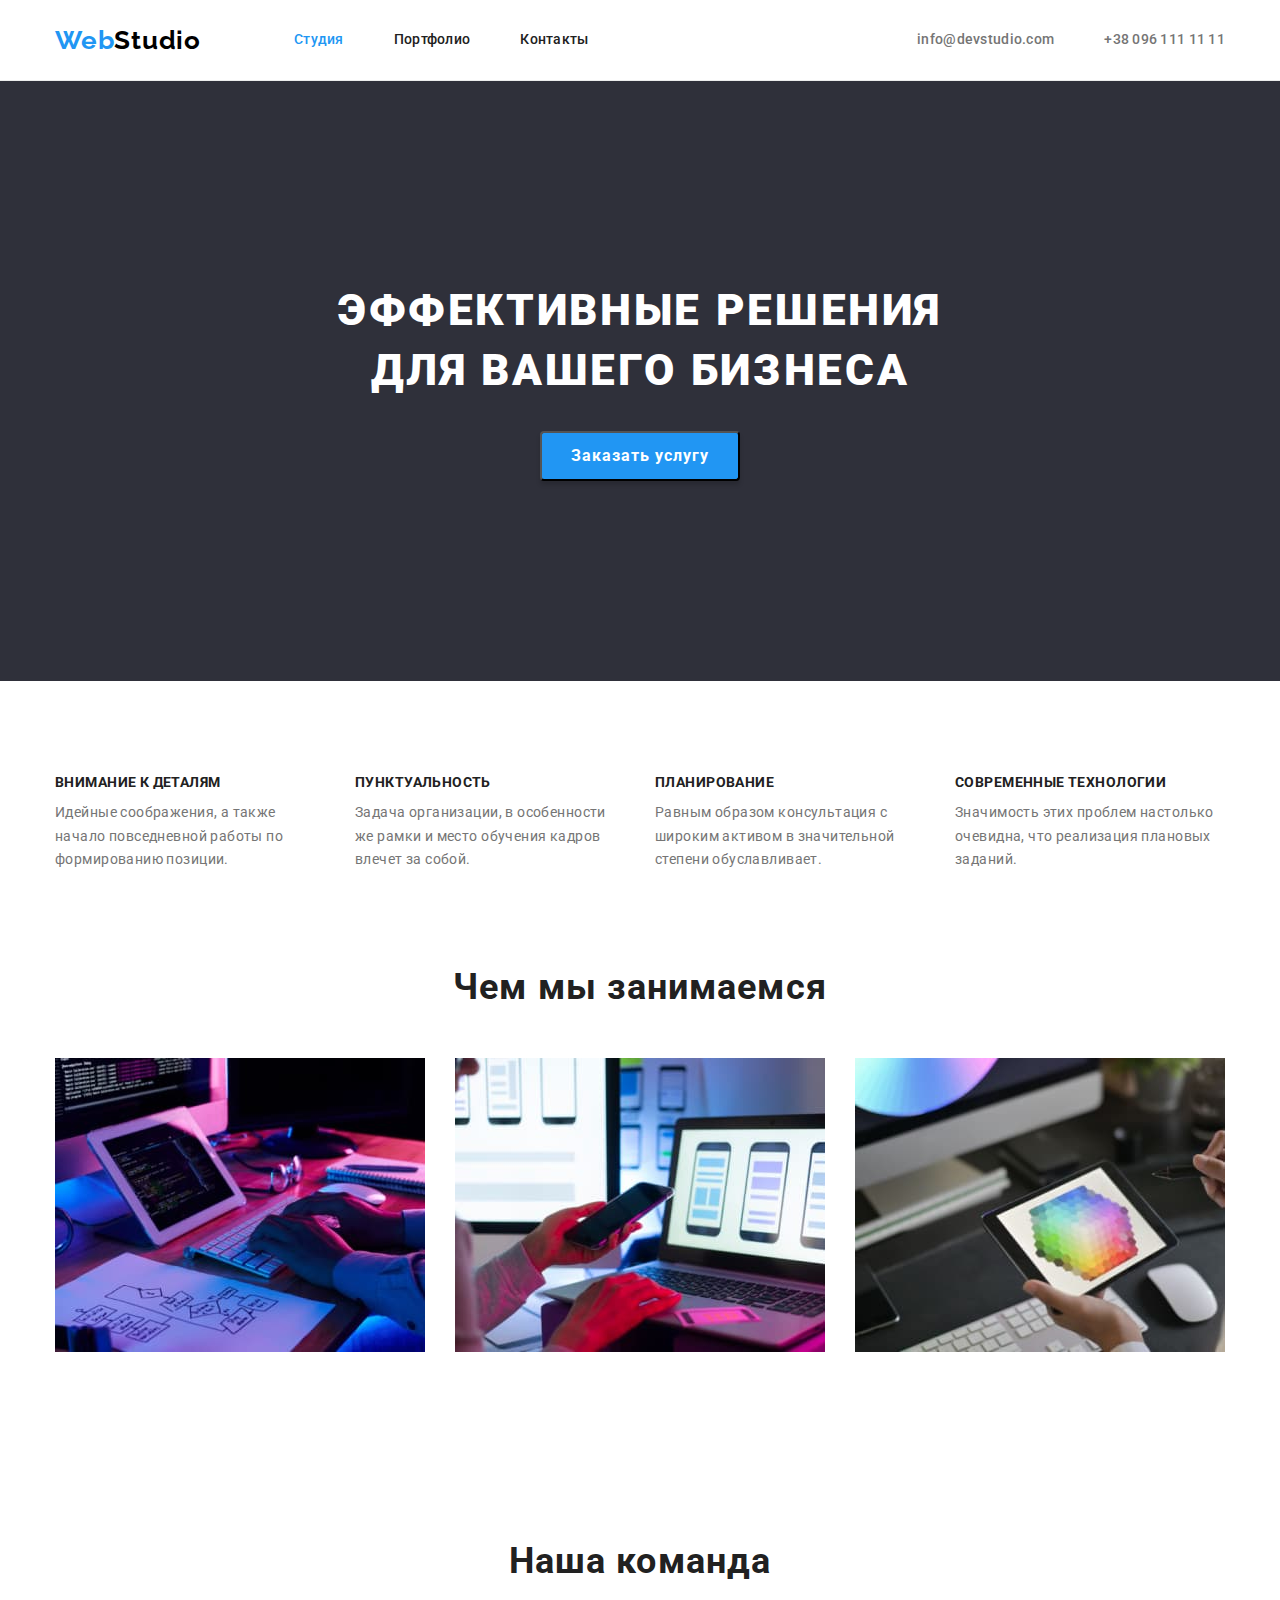
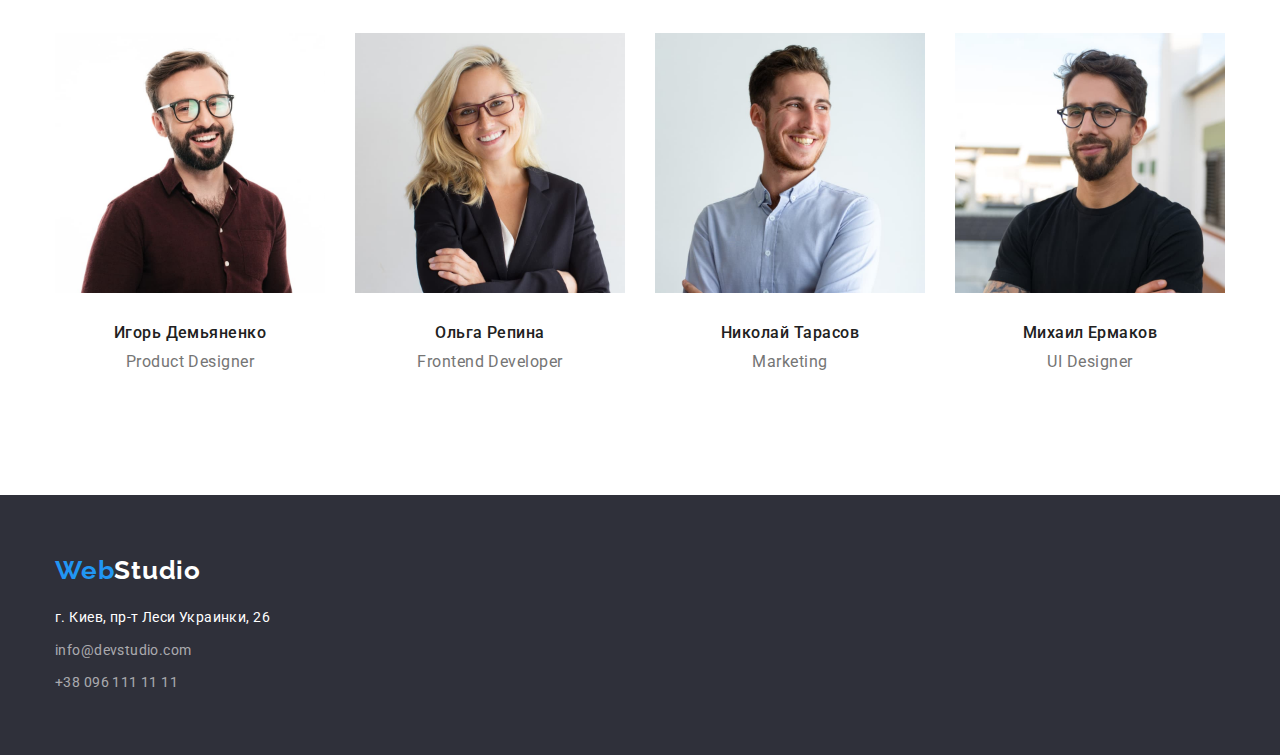
<file: index.html>
<!DOCTYPE html>
<html lang="ru">
<head>
    <meta charset="UTF-8">
    <meta http-equiv="X-UA-Compatible" content="IE=edge">
    <meta name="viewport" content="width=device-width, initial-scale=1.0">
    <link rel="preconnect" href="https://fonts.googleapis.com">
    <link rel="preconnect" href="https://fonts.gstatic.com" crossorigin>
    <link href="https://fonts.googleapis.com/css2?family=Raleway:wght@700&family=Roboto:wght@400;500;700;900&display=swap"
        rel="stylesheet">
    <title>Document</title>
    <link rel="stylesheet" href="./css/modern-normalize.css">
    <link rel="stylesheet" href="./css/styles.css">
</head>
<body>
    <header class="header">
       <div class="conteiner header-conteiner">
            <nav class="header-nav">
                    <a class="header-logo link" href=""><span class="header-accent accent">Web</span>Studio</a>

                    <ul class="header-list list">
                        <li class="header-item"> <a class="header-link link current" href="">Студия</a></li>
                        <li class="header-item"> <a class="header-link link" href="./portfolio.html">Портфолио</a></li>
                        <li class="header-item"> <a class="header-link link" href="">Контакты</a></li>
                    </ul>
                </nav>
                <ul class="header-address-list list">
                    <li class="header-address-item"> <a class="header-address link" href="mailto:info@devstudio.com">info@devstudio.com</a></li>
                    <li class="header-address-item"> <a class="header-address link" href="tel:+380961111111">+38 096 111 11 11</a></li>
                </ul>
        </div>
    </header>
    <main>
        <section class="hero">
            <div class="conteiner">
               <div class="hero-conteiner">
                    <h1 class="hero-title">Эффективные решения для вашего бизнеса</h1>
                    <button class="hero-btn" type="button">
                        Заказать услугу
                    </button>
               </div>
            </div>
        </section>

        <section class="benefits">
            <h2 class="visually-hidden">Наши преимущества</h2>
            <div class="conteiner">
                <ul class="benefits-list list">
                    <li class="benefits-item">
                        <h3 class="benefits-item-title">Внимание к деталям</h3>
                        <p class="benefits-text">Идейные соображения, а также начало повседневной работы по формированию позиции.</p>
                    </li>
                    <li class="benefits-item">
                        <h3 class="benefits-item-title">Пунктуальность</h3>
                        <p class="benefits-text">Задача организации, в особенности же рамки и место обучения кадров влечет за собой.</p>
                    </li>
                    <li class="benefits-item">
                        <h3 class="benefits-item-title">Планирование</h3>
                        <p class="benefits-text">Равным образом консультация с широким активом в значительной степени обуславливает.</p>
                    </li>
                    <li class="benefits-item">
                        <h3 class="benefits-item-title">Современные технологии</h3>
                        <p class="benefits-text">Значимость этих проблем настолько очевидна, что реализация плановых заданий.</p>
                    </li>
                </ul>
            </div>
        </section>

        <section class="work">
            <div class="conteiner">
                <h2 class="work-title title">Чем мы занимаемся</h2>
                <ul class="work-list list">
                    <li class="work-item">
                        <img src="./images/img1.jpg" alt="Печатает на клавиатуре" width="370">
                    </li>
                    <li class="work-item">
                        <img src="./images/box2.jpg" alt="Телефон и ноутбук" width="370">
                    </li>
                    <li class="work-item">
                        <img src="./images/box3.jpg" alt="Изображение на планшете" width="370">
                    </li>
                </ul>
            </div>
        </section>

        <section class="command">
            <div class="conteiner">
                <h2 class="command-title title">Наша команда</h2>
                <ul class="command-list list">
                    <li class="command-item">
                        <img class="command-img" src="./images/image1.jpg" alt="Первый член команды" width="270">
                        <div class="command-block">
                            <h3 class="command-name">Игорь Демьяненко</h3>
                            <p class="command-text">Product Designer</p>
                        </div>
                    </li>
                    <li class="command-item">
                        <img class="command-img" src="./images/image2.jpg" alt="Второй член команды" width="270">
                        <div class="command-block">
                            <h3 class="command-name">Ольга Репина</h3>
                            <p class="command-text">Frontend Developer</p>
                        </div>
                    </li>
                    <li class="command-item">
                        <img class="command-img" src="./images/image3.jpg" alt="Третий член команды" width="270">
                       <div class="command-block">
                            <h3 class="command-name">Николай Тарасов</h3>
                            <p class="command-text">Marketing</p>
                       </div>
                    </li>
                    <li class="command-item">
                        <img class="command-img" src="./images/image4.jpg" alt="Четвертый член команды" width="270">
                       <div class="command-block">
                            <h3 class="command-name">Михаил Ермаков</h3>
                            <p class="command-text">UI Designer</p>
                       </div>
                    </li>
                </ul>
            </div>
        </section>
    </main>
    <footer class="footer">
        <div class="conteiner">
            <a class="footer-logo link" href=""><span class="footer-accent accent">Web</span>Studio</a>
            <address class="footer-address">
                <p class="footer-text">г. Киев, пр-т Леси Украинки, 26</p>
                <ul class="footer-list list">
                    <li class="footer-item"> <a class="footer-address link" href="mailto:info@devstudio.com">info@devstudio.com</a>
                    </li>
                    <li class="footer-item"> <a class="footer-address link" href="tel:+380961111111">+38 096 111 11 11</a></li>
                </ul>
            </address>
        </div>
    </footer>
</body>
</html>
</file>
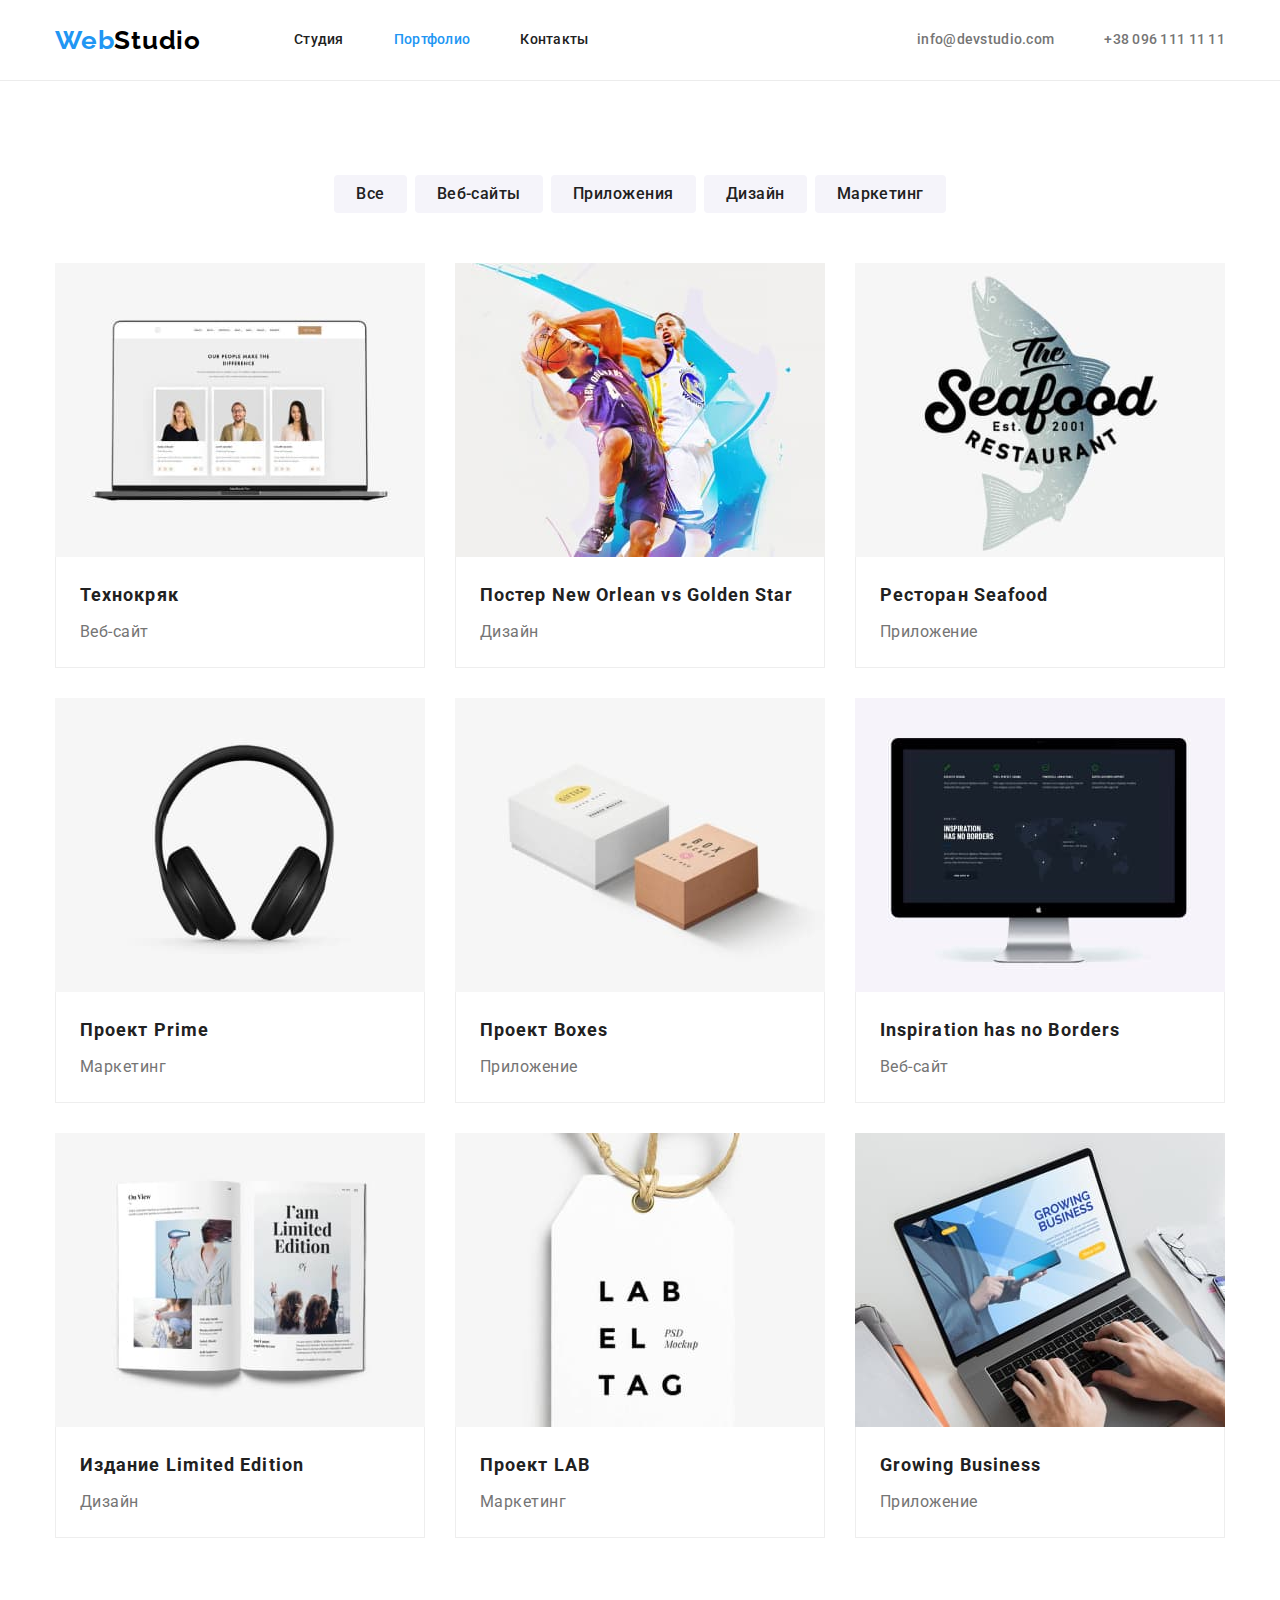
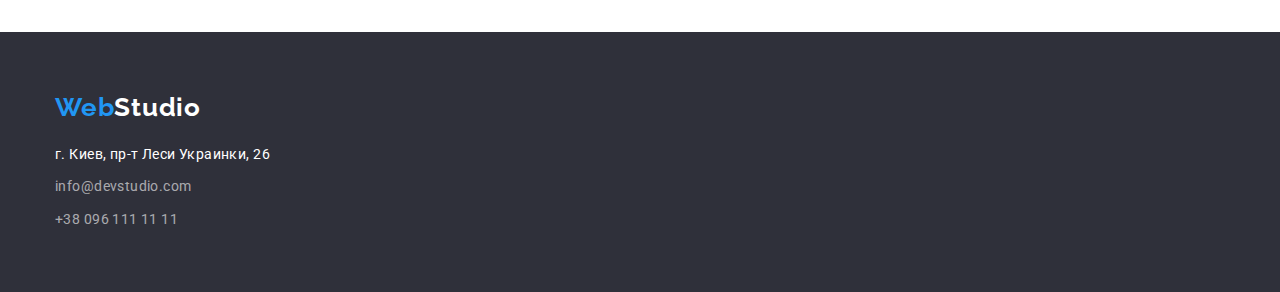
<file: portfolio.html>
<!DOCTYPE html>
<html lang="ru">
<head>
    <meta charset="UTF-8">
    <meta http-equiv="X-UA-Compatible" content="IE=edge">
    <meta name="viewport" content="width=device-width, initial-scale=1.0">
    <link rel="preconnect" href="https://fonts.googleapis.com">
    <link rel="preconnect" href="https://fonts.gstatic.com" crossorigin>
    <link href="https://fonts.googleapis.com/css2?family=Raleway:wght@700&family=Roboto:wght@400;500;700;900&display=swap"
        rel="stylesheet">
    <title>Портфолио</title>
    <link rel="stylesheet" href="./css/modern-normalize.css">
    <link rel="stylesheet" href="./css/styles.css">
</head>
<body>
    <header class="header">
        <div class="conteiner header-conteiner">
            <nav class="header-nav">
                <a class="header-logo link" href=""><span class="header-accent accent">Web</span>Studio</a>
            
                <ul class="header-list list">
                    <li class="header-item"> <a class="header-link link" href="./index.html">Студия</a></li>
                    <li class="header-item"> <a class="header-link link current" href="">Портфолио</a></li>
                    <li class="header-item"> <a class="header-link link" href="">Контакты</a></li>
                </ul>
            </nav>
        <ul class="header-address-list list">
            <li class="header-address-item"> <a class="header-address link"
                    href="mailto:info@devstudio.com">info@devstudio.com</a></li>
            <li class="header-address-item"> <a class="header-address link" href="tel:+380961111111">+38 096 111 11 11</a>
            </li>
        </ul>
        </div>
    </header>
    <main>
        <section class="portfolio">
            <div class="conteiner">
                <h1 class="visually-hidden">Наши работи</h1>
                <ul class="portfolio-list-button list">
                    <li class="portfolio-btn-item"><button class="portfolio-btn" type="button">Все</button></li>
                    <li class="portfolio-btn-item"><button class="portfolio-btn" type="button">Веб-сайты</button></li>
                    <li class="portfolio-btn-item"><button class="portfolio-btn" type="button">Приложения</button></li>
                    <li class="portfolio-btn-item"><button class="portfolio-btn" type="button">Дизайн</button></li>
                    <li class="portfolio-btn-item"><button class="portfolio-btn" type="button">Маркетинг</button></li>
                </ul>
                <ul class="portfolio-list list">
                    <li class="portfolio-item">
                        <a class=" portfolio-link link" href="">
                            <img src="./images/prt1.jpg" width="370" alt="Ноутбук">
                            <div class="portfolio-down">
                                <h2 class="portfolio-title">Технокряк</h2>
                                <p class="portfolio-text">Веб-сайт</p>
                            </div>
                            <p class="portfolio-text"></p>
                        </a>
                    </li>
                    <li class="portfolio-item">
                        <a class=" portfolio-link link" href="">
                            <img src="./images/prt2.jpg" width="370" alt="Баскетболисты">
                            <div class="portfolio-down">
                                <h2 class="portfolio-title">Постер New Orlean vs Golden Star</h2>
                                <p class="portfolio-text">Дизайн</p>
                            </div>
                            <p class="portfolio-text"></p>
                        </a>
                    </li>
                    <li class="portfolio-item">
                        <a class=" portfolio-link link" href="">
                            <img src="./images/prt3.jpg" width="370" alt="Логотип ресторана">
                            <div class="portfolio-down">
                                <h2 class="portfolio-title">Ресторан Seafood</h2>
                                <p class="portfolio-text">Приложение</p>
                            </div>
                            <p class="portfolio-text"></p>
                        </a>
                    </li>
                    <li class="portfolio-item">
                        <a class=" portfolio-link link" href="">
                            <img src="./images/prt4.jpg" width="370" alt="Наушники">
                            <div class="portfolio-down">
                                <h2 class="portfolio-title">Проект Prime</h2>
                                <p class="portfolio-text">Маркетинг</p>
                            </div>
                            <p class="portfolio-text"></p>
                        </a>
                    </li>
                    <li class="portfolio-item">
                        <a class=" portfolio-link link" href="">
                            <img src="./images/prt5.jpg" width="370" alt="Две коробки">
                            <div class="portfolio-down">
                                <h2 class="portfolio-title">Проект Boxes</h2>
                                <p class="portfolio-text">Приложение</p>
                            </div>
                            <p class="portfolio-text"></p>
                        </a>
                    </li>
                    <li class="portfolio-item">
                        <a class=" portfolio-link link" href="">
                            <img src="./images/prt6.jpg" width="370" alt="Компьютер">
                            <div class="portfolio-down">
                                <h2 class="portfolio-title">Inspiration has no Borders</h2>
                                <p class="portfolio-text">Веб-сайт</p>
                            </div>
                            <p class="portfolio-text"></p>
                        </a>
                    </li>
                    <li class="portfolio-item">
                        <a class=" portfolio-link link" href="">
                            <img src="./images/prt7.jpg" width="370" alt="Открытая книга">
                            <div class="portfolio-down">
                                <h2 class="portfolio-title">Издание Limited Edition</h2>
                                <p class="portfolio-text">Дизайн</p>
                            </div>
                            <p class="portfolio-text"></p>
                        </a>
                    </li>
                    <li class="portfolio-item">
                        <a class=" portfolio-link link" href="">
                            <img src="./images/prt8.jpg" width="370" alt="Бирка">
                            <div class="portfolio-down">
                                <h2 class="portfolio-title">Проект LAB</h2>
                                <p class="portfolio-text">Маркетинг</p>
                            </div>
                            <p class="portfolio-text"></p>
                            
                        </a>
                    </li>
                    <li class="portfolio-item">
                        <a class=" portfolio-link link" href="">
                            <img src="./images/prt9.jpg" width="370" alt="Работа зо ноутбуком">
                            <div class="portfolio-down">
                                <h2 class="portfolio-title">Growing Business</h2>
                                <p class="portfolio-text">Приложение</p>
                            </div>
                            <p class="portfolio-text"></p>
                        </a>
                    </li>
                </ul>
            </div>
        </section>
    </main>
    <footer class="footer">
        <div class="conteiner">
            <a class="footer-logo link" href=""><span class="footer-accent accent">Web</span>Studio</a>
            <address class="footer-address">
                <p class="footer-text">г. Киев, пр-т Леси Украинки, 26</p>
                <ul class="footer-list list">
                    <li class="footer-item"> <a class="footer-address link"
                            href="mailto:info@devstudio.com">info@devstudio.com</a>
                    </li>
                    <li class="footer-item"> <a class="footer-address link" href="tel:+380961111111">+38 096 111 11 11</a>
                    </li>
                </ul>
            </address>
        </div>
    </footer>
</body>
</html>
</file>
<file: css/styles.css>
:root {
  --main-title-color: #212121;
  --second-title-color: #ffffff;
  --first-logo-color: #000000;
  --second-logo-color: #ffffff;
  --main-address-color: #ffffff;
  --second-address-color: #757575;
  --accent-color: #2196f3;
  --btn-text-color: #ffffff;
  --btn-second-text-color: #212121;
  --btn-color: #2196f3;
  --btn-second-color: #f5f4fa;
  --text-color: #757575;
  --footer-address-color: rgba(255, 255, 255, 0.6);
  --bg-main-color: #2f303a;
}

body {
  font-family: "Roboto", sans-serif;
  color: var(--text-color);
}

p,
h1,
h2,
h3,
h4,
h5,
h6 {
  margin: 0;
}

ul {
  margin: 0;
  padding: 0;
}

button {
  cursor: pointer;
}

.conteiner {
  width: 1200px;
  padding-left: 15px;
  padding-right: 15px;
  margin: 0 auto;
}

.list {
  list-style: none;
}

.link {
  text-decoration: none;
}

img {
  display: block;
}

.visually-hidden {
  position: absolute;
  width: 1px;
  height: 1px;
  margin: -1px;
  padding: 0;
  overflow: hidden;
  border: 0;
  clip: rect(0 0 0 0);
}

.header-list .header-link.current {
  color: var(--accent-color);
}

.title {
  font-weight: 700;
  font-size: 36px;
  line-height: 1.17;
  text-align: center;
  letter-spacing: 0.03em;
  color: var(--main-title-color);
}

.accent {
  font-family: Raleway, sans-serif;
  font-weight: 700;
  font-size: 26px;
  line-height: 1.19;
  letter-spacing: 0.03em;
  color: var(--accent-color);
}
/* -------------------------HEADER----------------------------- */

.header {
  border-bottom: 1px solid #ececec;
}

.header-conteiner {
  display: flex;
  align-items: center;
}

.header-nav {
  display: flex;
  align-items: center;
}

.header-logo {
  font-family: Raleway, sans-serif;
  font-weight: 700;
  font-size: 26px;
  line-height: 1.19;
  letter-spacing: 0.03em;
  color: var(--first-logo-color);
  margin-right: 93px;
}

.header-list {
  display: flex;
  align-items: center;
}

.header-item:not(:last-child) {
  margin-right: 50px;
}

.header-link {
  font-weight: 500;
  font-size: 14px;
  line-height: 1.14;
  letter-spacing: 0.02em;
  color: var(--main-title-color);

  display: block;
  padding-top: 32px;
  padding-bottom: 32px;
}

.header-link:hover,
.header-link:focus {
  color: var(--accent-color);
}

.header-address-list {
  display: flex;
  margin-left: auto;
}

.header-address-item:not(:first-child) {
  margin-left: 50px;
}

.header-address {
  font-weight: 500;
  font-size: 14px;
  line-height: 1.14;
  letter-spacing: 0.02em;
  color: var(--second-address-color);

  display: block;
  padding-top: 32px;
  padding-bottom: 32px;
}

.header-address:hover,
.header-address:focus {
  color: var(--accent-color);
}

/* -------------------------HERO----------------------------- */

.hero {
  background-color: var(--bg-main-color);
  text-align: center;
}

.hero {
  padding-top: 200px;
  padding-bottom: 200px;
}

.hero-title {
  margin: 0 auto;
  margin-bottom: 30px;
  width: 696px;
  font-weight: 900;
  font-size: 44px;
  line-height: 1.36;
  letter-spacing: 0.06em;
  text-transform: uppercase;
  color: var(--second-title-color);
}

.hero-btn {
  font-family: inherit;
  font-weight: 700;
  font-size: 16px;
  line-height: 1.87;
  letter-spacing: 0.06em;
  color: var(--btn-text-color);
  background-color: var(--btn-color);
  box-shadow: 0px 4px 4px rgba(0, 0, 0, 0.15);
  border-radius: 4px;
  min-width: 200px;
  min-height: 50px;
}

/* -------------------------BENEFITS----------------------------- */

.benefits {
  padding-top: 94px;
  padding-bottom: 94px;
}

.benefits-list {
  display: flex;
}

.benefits-item {
  width: calc((100% - 3 * 30px) / 4);
}

.benefits-item:not(:last-child) {
  margin-right: 30px;
}

.benefits-item-title {
  font-weight: 700;
  font-size: 14px;
  line-height: 1.14;
  letter-spacing: 0.03em;
  text-transform: uppercase;
  color: var(--main-title-color);

  margin-bottom: 10px;
}

.benefits-text {
  font-size: 14px;
  line-height: 1.71;
  letter-spacing: 0.03em;
  color: var(--text-color);
}

/* -------------------------WORK----------------------------- */

.work {
  padding-bottom: 94px;
}

.work-title {
  margin-bottom: 50px;
}

.work-list {
  display: flex;
  justify-content: space-between;
}

/* -------------------------COMMAND----------------------------- */

.command {
  padding-top: 94px;
  padding-bottom: 94px;
}

.command-title {
  margin-bottom: 50px;
}

.command-list {
  display: flex;
  justify-content: space-between;
}

.command-item {
  width: calc((100% - 3 * 30px) / 4);
}

.command-block {
  padding-top: 30px;
  padding-bottom: 30px;
}

.command-name {
  font-weight: 500;
  font-size: 16px;
  line-height: 1.19;
  text-align: center;
  letter-spacing: 0.03em;
  color: var(--main-title-color);

  margin-bottom: 10px;
}

.command-text {
  font-size: 16px;
  line-height: 1.19;
  text-align: center;
  letter-spacing: 0.03em;
  color: var(--text-color);
}

/* -------------------------FOOTER----------------------------- */

.footer {
  background-color: var(--bg-main-color);
  padding-top: 60px;
  padding-bottom: 60px;
}

.footer-logo {
  font-family: Raleway, sans-serif;
  font-weight: 700;
  font-size: 26px;
  line-height: 1.19;
  letter-spacing: 0.03em;
  color: var(--second-logo-color);
  display: block;
  margin-bottom: 20px;
}

.footer-text {
  font-style: normal;
  font-weight: 400;
  font-size: 14px;
  line-height: 1.71;
  letter-spacing: 0.03em;
  color: var(--main-address-color);
  margin-bottom: 9px;
}

.footer-address {
  font-style: normal;
  font-weight: 400;
  font-size: 14px;
  line-height: 1.71;
  letter-spacing: 0.03em;
  color: var(--footer-address-color);
}

.footer-address:hover,
.footer-address:focus {
  color: var(--accent-color);
}

.footer-item:first-child {
  margin-bottom: 9px;
}

/* -------------------------PORTFOLIO----------------------------- */

.portfolio {
  padding-top: 94px;
  padding-bottom: 94px;
}

.portfolio-list-button {
  display: flex;
  justify-content: center;
  margin-bottom: 50px;
}

.portfolio-btn {
  font-family: inherit;
  font-weight: 500;
  font-size: 16px;
  line-height: 1.62;
  letter-spacing: 0.03em;
  color: var(--btn-second-text-color);
  background-color: var(--btn-second-color);
  border-radius: 4px;
  padding: 6px 22px;
  border: none;
}

.portfolio-btn-item:not(:last-child) {
  margin-right: 8px;
}

.portfolio-btn:hover,
.portfolio-btn:focus {
  color: var(--btn-text-color);
  background-color: var(--btn-color);
}

.portfolio-list {
  display: flex;
  flex-wrap: wrap;
  margin-left: -15px;
  margin-right: -15px;
}

.portfolio-item:not(:nth-last-child(-n + 3)) {
  margin-bottom: 30px;
}

.portfolio-item {
  width: calc((100% - 3 * 30px) / 3);
  margin-left: 15px;
  margin-right: 15px;
}

.portfolio-down {
  padding-top: 20px;
  padding-left: 24px;
  border: 1px solid #eeeeee;
  border-top: none;
  padding-bottom: 20px;
}

.portfolio-title {
  font-weight: 700;
  font-size: 18px;
  line-height: 2;
  letter-spacing: 0.06em;
  color: var(--main-title-color);
  margin-bottom: 4px;
}

.portfolio-text {
  font-size: 16px;
  line-height: 1.87;
  letter-spacing: 0.03em;
  color: var(--text-color);
}
</file>
